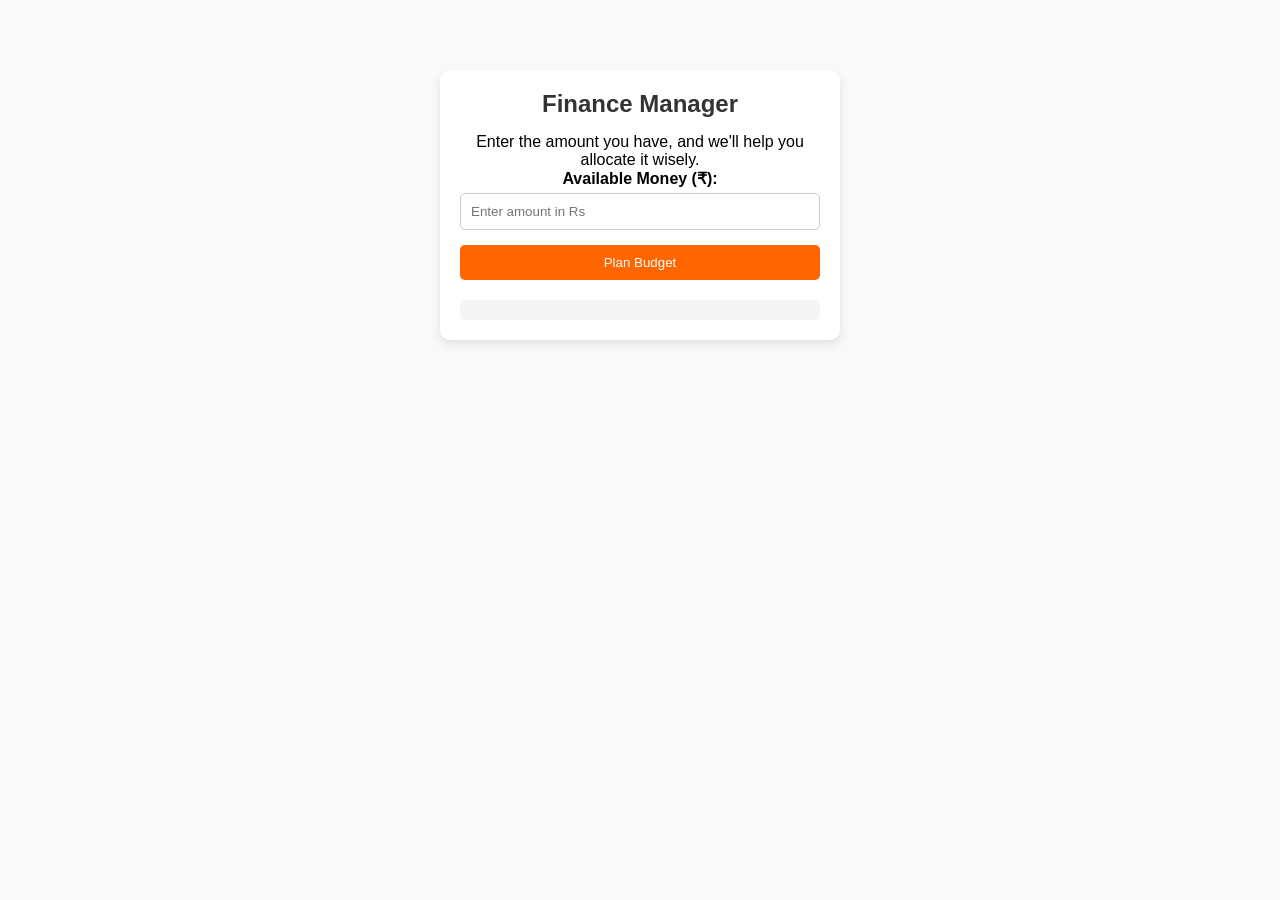
<file: finance.html>
<!DOCTYPE html>
<html lang="en">
<head>
    <meta charset="UTF-8">
    <meta name="viewport" content="width=device-width, initial-scale=1.0">
    <title>Finance Manager</title>
    <style>
        * {
            box-sizing: border-box;
            margin: 0;
            padding: 0;
            font-family: Arial, sans-serif;
        }

        body {
            background-color: #f9f9f9;
            padding: 20px;
            text-align: center;
        }

        .container {
            max-width: 400px;
            margin: 50px auto;
            background: white;
            padding: 20px;
            border-radius: 10px;
            box-shadow: 0 4px 8px rgba(0, 0, 0, 0.1);
        }

        h2 {
            color: #333;
            margin-bottom: 15px;
        }

        label {
            font-weight: bold;
        }

        input {
            width: 100%;
            padding: 10px;
            margin-top: 5px;
            margin-bottom: 15px;
            border: 1px solid #ccc;
            border-radius: 5px;
        }

        .btn {
            background-color: #ff6600;
            color: white;
            padding: 10px;
            border: none;
            border-radius: 5px;
            cursor: pointer;
            width: 100%;
        }

        .btn:hover {
            background-color: #e65c00;
        }

        .result {
            margin-top: 20px;
            padding: 10px;
            background: #f5f5f5;
            border-radius: 5px;
            text-align: left;
        }

        .result p {
            margin: 5px 0;
            font-weight: bold;
            color: #444;
        }
    </style>
</head>
<body>

    <div class="container">
        <h2>Finance Manager</h2>
        <p>Enter the amount you have, and we'll help you allocate it wisely.</p>

        <label for="amount">Available Money (₹):</label>
        <input type="number" id="amount" placeholder="Enter amount in Rs">
        
        <button class="btn" onclick="calculateBudget()">Plan Budget</button>

        <div class="result" id="result"></div>
    </div>

    <script>
        function calculateBudget() {
            let amount = document.getElementById("amount").value;
            let resultDiv = document.getElementById("result");

            if (amount === "" || amount <= 0) {
                resultDiv.innerHTML = "<p style='color:red;'>Please enter a valid amount!</p>";
                return;
            }

            amount = parseFloat(amount);

            let allocations = {
                "Emergency Savings (30%)": (amount * 0.30).toFixed(2),
                "Shelter & Rent (25%)": (amount * 0.25).toFixed(2),
                "Food & Essentials (20%)": (amount * 0.20).toFixed(2),
                "Transport (10%)": (amount * 0.10).toFixed(2),
                "Communication (5%)": (amount * 0.05).toFixed(2),
                "Miscellaneous (10%)": (amount * 0.10).toFixed(2)
            };

            resultDiv.innerHTML = "<h3>Suggested Allocation</h3>";
            for (let category in allocations) {
                resultDiv.innerHTML += `<p>${category}: ₹${allocations[category]}</p>`;
            }
        }
    </script>

</body>
</html>
</file>
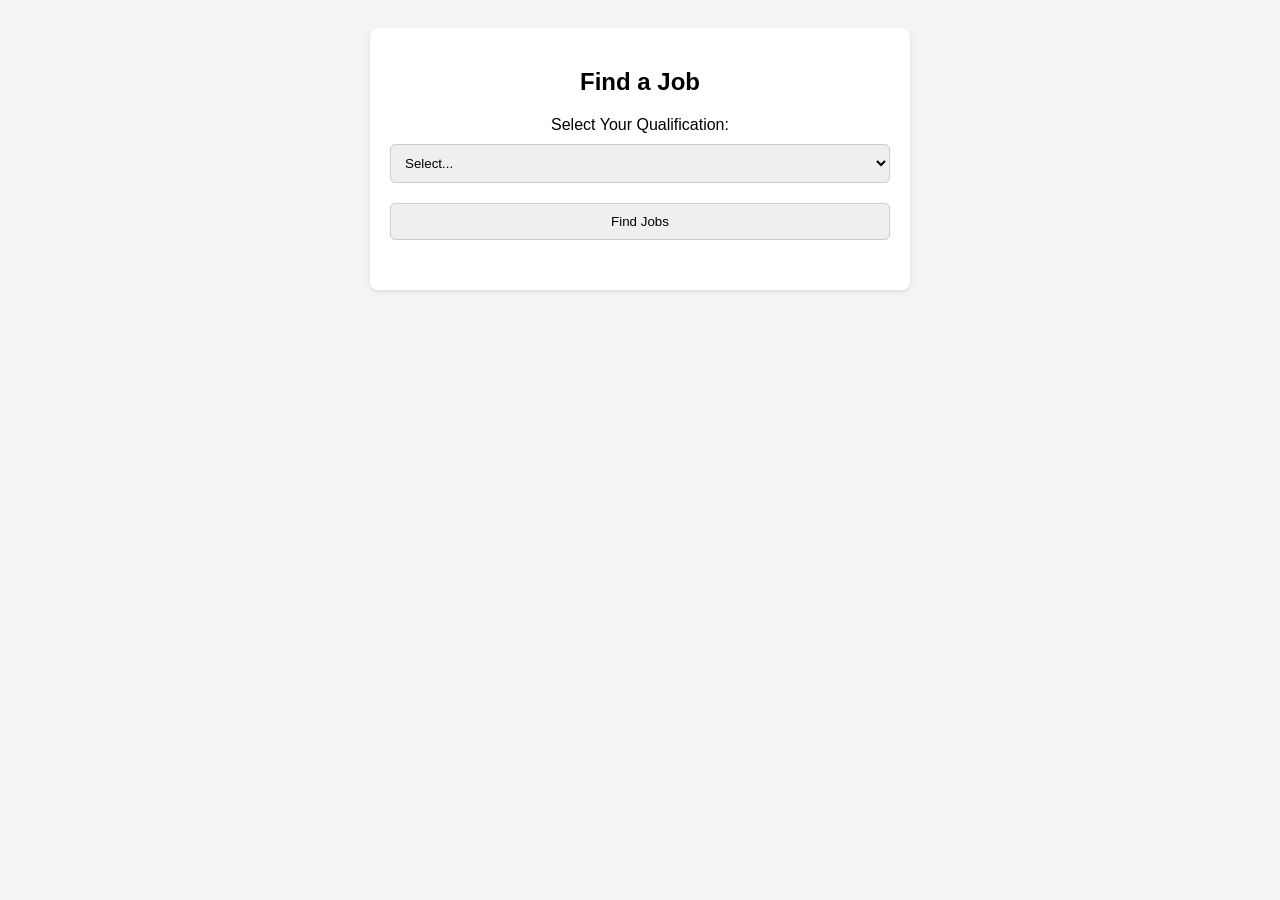
<file: job.html>
<!DOCTYPE html>
<html lang="en">
<head>
    <meta charset="UTF-8">
    <meta name="viewport" content="width=device-width, initial-scale=1.0">
    <title>Job Finder</title>
    <style>
        body {
            font-family: Arial, sans-serif;
            background-color: #f4f4f4;
            text-align: center;
            padding: 20px;
        }
        .container {
            background: white;
            padding: 20px;
            border-radius: 8px;
            box-shadow: 0 2px 4px rgba(0, 0, 0, 0.1);
            max-width: 500px;
            margin: auto;
        }
        select, button {
            width: 100%;
            padding: 10px;
            margin: 10px 0;
            border: 1px solid #ccc;
            border-radius: 5px;
        }
        .job-list {
            margin-top: 20px;
            text-align: left;
        }
        .job {
            background: #fff;
            padding: 10px;
            margin-bottom: 10px;
            border-radius: 5px;
            box-shadow: 0 2px 4px rgba(0, 0, 0, 0.1);
        }
        .apply-btn {
            background: #28a745;
            color: white;
            border: none;
            padding: 8px;
            cursor: pointer;
            border-radius: 5px;
            display: block;
            text-align: center;
        }
    </style>
</head>
<body>
    <div class="container">
        <h2>Find a Job</h2>
        <label for="qualification">Select Your Qualification:</label>
        <select id="qualification">
            <option value="none">Select...</option>
            <option value="highschool">High School</option>
            <option value="graduate">Graduate</option>
            <option value="postgraduate">Postgraduate</option>
            <option value="homemaker">Homemaker</option>
            <option value="lesseducated">Less Educated</option>
        </select>
        <button onclick="findJobs()">Find Jobs</button>
        <div class="job-list" id="jobList"></div>
    </div>

    <script>
        const jobs = {
            highschool: ["Retail Assistant", "Customer Service Representative"],
            graduate: ["Software Developer", "Marketing Executive", "Teacher"],
            postgraduate: ["Research Analyst", "Senior Manager", "Professor"],
            homemaker: ["Home-Based Tailoring", "Cooking Services", "Online Selling"],
            lesseducated: ["Delivery Person", "Housekeeping", "Construction Worker"]
        };

        function findJobs() {
            const qualification = document.getElementById("qualification").value;
            const jobList = document.getElementById("jobList");
            jobList.innerHTML = "";
            
            if (qualification === "none") {
                jobList.innerHTML = "<p>Please select a qualification.</p>";
                return;
            }
            
            jobs[qualification].forEach(job => {
                let jobItem = document.createElement("div");
                jobItem.className = "job";
                jobItem.innerHTML = `<p>${job}</p><button class='apply-btn'>Apply</button>`;
                jobList.appendChild(jobItem);
            });
        }
    </script>
</body>
</html>
</file>
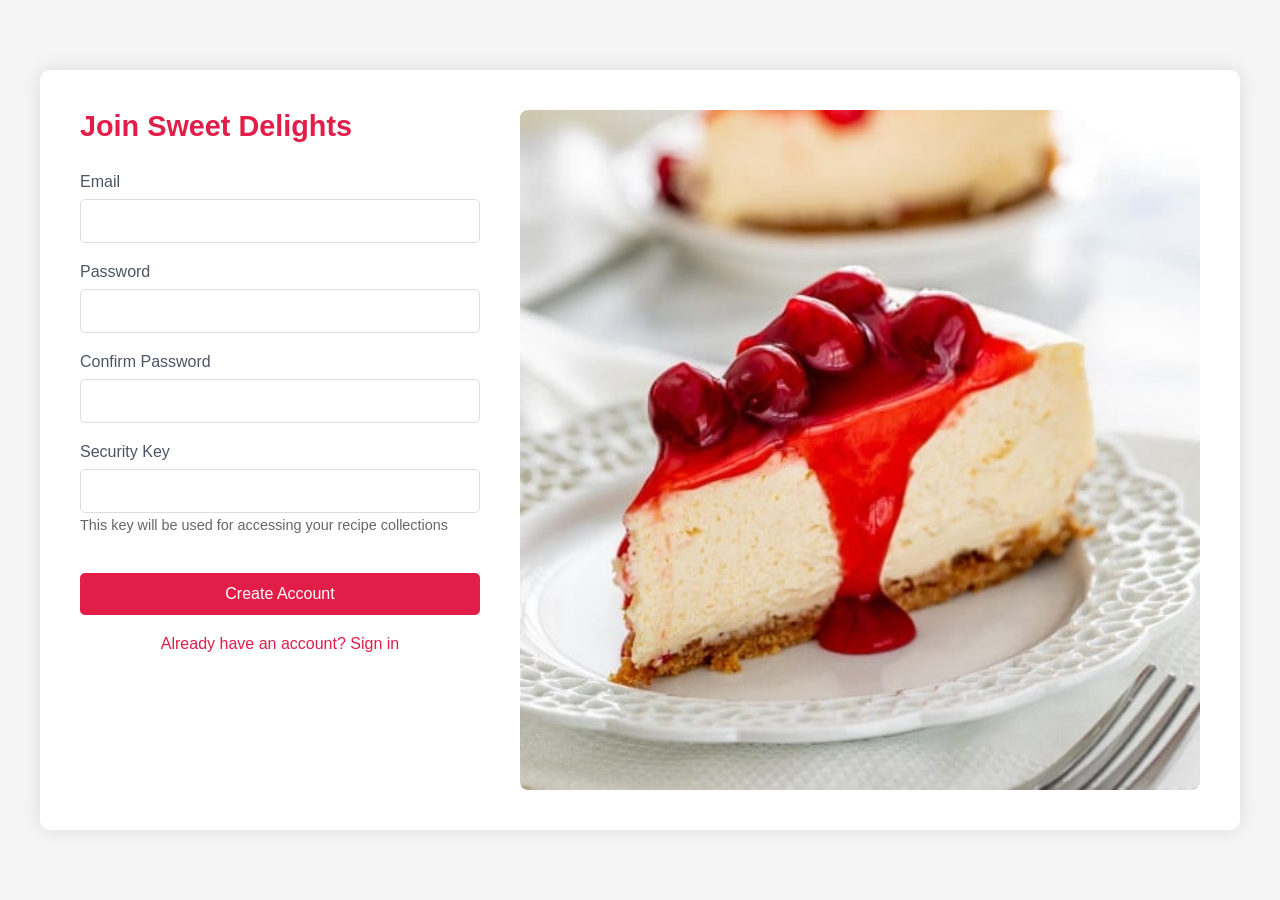
<file: login.html>
<!DOCTYPE html>
<html lang="en">
<head>
    <meta charset="UTF-8">
    <meta name="viewport" content="width=device-width, initial-scale=1.0">
    <title>Sweet Delights - Account</title>
    <style>
        * {
            margin: 0;
            padding: 0;
            box-sizing: border-box;
            font-family: -apple-system, BlinkMacSystemFont, 'Segoe UI', Roboto, sans-serif;
        }

        body {
            background-color: #f5f5f5;
            display: flex;
            justify-content: center;
            align-items: center;
            min-height: 100vh;
            padding: 20px;
        }

        .container {
            width: 100%;
            max-width: 1200px;
            display: flex;
            justify-content: center;
        }

        .form-wrapper {
            width: 100%;
            display: flex;
            gap: 40px;
            background: white;
            padding: 40px;
            border-radius: 10px;
            box-shadow: 0 0 20px rgba(0, 0, 0, 0.1);
        }

        .form-section {
            flex: 1;
            max-width: 400px;
        }

        .image-section {
            flex: 1;
            display: flex;
            align-items: center;
            justify-content: center;
            min-height: 400px;
        }

        h2 {
            color: #e11d48;
            margin-bottom: 30px;
            font-size: 1.8rem;
        }

        .form-group {
            margin-bottom: 20px;
        }

        label {
            display: block;
            margin-bottom: 8px;
            color: #4b5563;
        }

        input {
            width: 100%;
            padding: 12px;
            border: 1px solid #ddd;
            border-radius: 5px;
            font-size: 16px;
        }

        .security-key-info {
            font-size: 0.9rem;
            color: #666;
            margin-top: 4px;
        }

        button {
            width: 100%;
            padding: 12px;
            background-color: #e11d48;
            color: white;
            border: none;
            border-radius: 5px;
            cursor: pointer;
            font-size: 16px;
            transition: background-color 0.3s;
            margin-top: 20px;
        }

        button:hover {
            background-color: #be123c;
        }

        .switch-form {
            text-align: center;
            margin-top: 20px;
        }

        .switch-form a {
            color: #e11d48;
            text-decoration: none;
        }

        .error {
            color: #e11d48;
            font-size: 14px;
            margin-top: 5px;
            display: none;
        }

        .recipe-image {
            width: 100%;
            max-height: 80vh;
            max-width: 80vh;
            height: 100%;
            object-fit: cover;
            border-radius: 8px;
        }

        @media (max-width: 768px) {
            .form-wrapper {
                flex-direction: column;
                padding: 20px;
            }

            .form-section {
                max-width: 100%;
            }

            .image-section {
                order: 2;
                min-height: 200px;
            }
        }
    </style>
</head>
<body>
    <div class="container">
        <!-- Signup Form -->
        <div class="form-wrapper" id="signup-form">
            <div class="form-section">
                <h2>Join Sweet Delights</h2>
                <form onsubmit="return validateSignup(event)">
                    <div class="form-group">
                        <label for="signup-email">Email</label>
                        <input type="email" id="signup-email" required>
                        <div class="error" id="email-error">Please enter a valid email</div>
                    </div>
                    <div class="form-group">
                        <label for="signup-password">Password</label>
                        <input type="password" id="signup-password" required>
                        <div class="error" id="password-error">Password must be at least 8 characters</div>
                    </div>
                    <div class="form-group">
                        <label for="signup-password-repeat">Confirm Password</label>
                        <input type="password" id="signup-password-repeat" required>
                        <div class="error" id="password-match-error">Passwords do not match</div>
                    </div>
                    <div class="form-group">
                        <label for="security-key">Security Key</label>
                        <input type="password" id="security-key" required>
                        <div class="security-key-info">This key will be used for accessing your recipe collections</div>
                        <div class="error" id="security-key-error">Security key must be at least 6 characters</div>
                    </div>
                    <button type="submit" onclick="gotoMainPage()">Create Account</button>
                    <div class="switch-form">
                        <a href="#" onclick="toggleForms()">Already have an account? Sign in</a>
                    </div>
                </form>
            </div>
            <div class="image-section">
                <img src="cheesecake.jpg" alt="Delicious Recipes" class="recipe-image">
            </div>
        </div>

        <!-- Login Form -->
        <div class="form-wrapper" id="login-form" style="display: none;">
            <div class="form-section">
                <h2>Welcome Back!</h2>
                <form onsubmit="return validateLogin(event)">
                    <div class="form-group">
                        <label for="login-email">Email</label>
                        <input type="email" id="login-email" required>
                    </div>
                    <div class="form-group">
                        <label for="login-security-key">Security Key</label>
                        <input type="password" id="login-security-key" required>
                        <div class="security-key-info">Enter your recipe collection key</div>
                    </div>
                    <button type="submit" onclick="gotoMainPage()">Sign In</button>
                    <div class="switch-form">
                        <a href="#" onclick="toggleForms()">New to Sweet Delights? Create account</a>
                    </div>
                </form>
            </div>
            <div class="image-section">
                <img src="cheesecake.jpg" alt="Delicious Recipes" class="recipe-image">
            </div>
        </div>
    </div>

    <script>
        function validateSignup(event) {
            event.preventDefault();
            let isValid = true;

            const email = document.getElementById('signup-email').value;
            const emailRegex = /^[^\s@]+@[^\s@]+\.[^\s@]+$/;
            if (!emailRegex.test(email)) {
                document.getElementById('email-error').style.display = 'block';
                isValid = false;
            } else {
                document.getElementById('email-error').style.display = 'none';
            }

            const password = document.getElementById('signup-password').value;
            const passwordRepeat = document.getElementById('signup-password-repeat').value;
            const securityKey = document.getElementById('security-key').value;
            
            if (password.length < 8) {
                document.getElementById('password-error').style.display = 'block';
                isValid = false;
            } else {
                document.getElementById('password-error').style.display = 'none';
            }

            if (password !== passwordRepeat) {
                document.getElementById('password-match-error').style.display = 'block';
                isValid = false;
            } else {
                document.getElementById('password-match-error').style.display = 'none';
            }

            if (securityKey.length < 6) {
                document.getElementById('security-key-error').style.display = 'block';
                isValid = false;
            } else {
                document.getElementById('security-key-error').style.display = 'none';
            }

            if (isValid) {
                // Here you would integrate with your safety platform backend
                console.log('Account created successfully');

                

            }

            return false;
        }

        function gotoMainPage() {
            window.location.href = "index.html";
        }

        function validateLogin(event) {
            event.preventDefault();
            const email = document.getElementById('login-email').value;
            const securityKey = document.getElementById('login-security-key').value;

            if (email && securityKey) {
                // Here you would integrate with your safety platform backend
                console.log('Login successful');
            }

            return false;
        }

        function toggleForms() {
            const signupForm = document.getElementById('signup-form');
            const loginForm = document.getElementById('login-form');
            
            if (signupForm.style.display === 'none') {
                signupForm.style.display = 'flex';
                loginForm.style.display = 'none';
            } else {
                signupForm.style.display = 'none';
                loginForm.style.display = 'flex';
            }
        }
    </script>
</body>
</html>
</file>
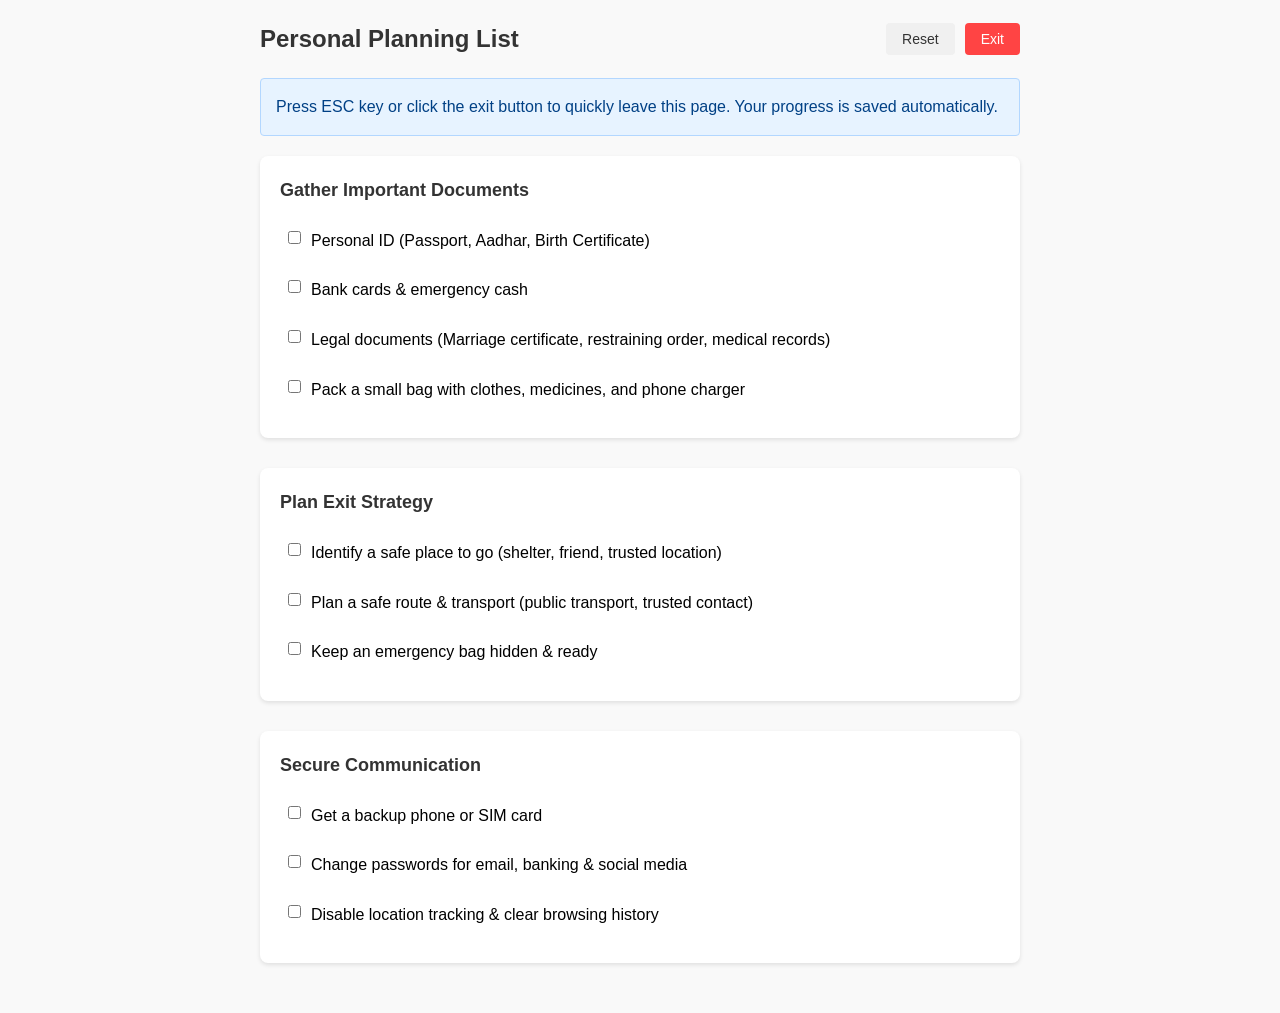
<file: todolist.html>
<!DOCTYPE html>
<html lang="en">
<head>
    <meta charset="UTF-8">
    <meta name="viewport" content="width=device-width, initial-scale=1.0">
    <title>Personal Planning List</title>
    <style>
        * {
            box-sizing: border-box;
            margin: 0;
            padding: 0;
        }

        body {
            font-family: Arial, sans-serif;
            line-height: 1.6;
            max-width: 800px;
            margin: 0 auto;
            padding: 20px;
            background-color: #f9f9f9;
        }

        .header {
            display: flex;
            justify-content: space-between;
            align-items: center;
            margin-bottom: 20px;
        }

        .title {
            font-size: 24px;
            color: #333;
        }

        .button-group {
            display: flex;
            gap: 10px;
        }

        .btn {
            padding: 8px 16px;
            border: none;
            border-radius: 4px;
            cursor: pointer;
            font-size: 14px;
        }

        .btn-reset {
            background-color: #f0f0f0;
            color: #333;
        }

        .btn-exit {
            background-color: #ff4444;
            color: white;
        }

        .alert {
            background-color: #e7f3ff;
            border: 1px solid #b3d7ff;
            padding: 15px;
            border-radius: 4px;
            margin-bottom: 20px;
            color: #004085;
        }

        .category {
            margin-bottom: 30px;
            background-color: white;
            padding: 20px;
            border-radius: 8px;
            box-shadow: 0 2px 4px rgba(0,0,0,0.1);
        }

        .category-title {
            font-size: 18px;
            color: #333;
            margin-bottom: 15px;
            font-weight: bold;
        }

        .task {
            display: flex;
            align-items: flex-start;
            padding: 8px;
            border-radius: 4px;
            margin-bottom: 8px;
        }

        .task:hover {
            background-color: #f5f5f5;
        }

        .task input[type="checkbox"] {
            margin-right: 10px;
            margin-top: 3px;
        }

        .task-text {
            flex: 1;
        }

        .task input[type="checkbox"]:checked + .task-text {
            text-decoration: line-through;
            color: #888;
        }

        @media (max-width: 600px) {
            body {
                padding: 10px;
            }

            .title {
                font-size: 20px;
            }

            .category {
                padding: 15px;
            }
        }
    </style>
</head>
<body>
    <div class="header">
        <h1 class="title">Personal Planning List</h1>
        <div class="button-group">
            <button class="btn btn-reset" onclick="resetTasks()">Reset</button>
            <button class="btn btn-exit" onclick="quickExit()">Exit</button>
        </div>
    </div>

    <div class="alert">
        Press ESC key or click the exit button to quickly leave this page.
        Your progress is saved automatically.
    </div>

    <div class="category">
        <h2 class="category-title">Gather Important Documents</h2>
        <div class="task">
            <input type="checkbox" id="task1">
            <label class="task-text" for="task1">Personal ID (Passport, Aadhar, Birth Certificate)</label>
        </div>
        <div class="task">
            <input type="checkbox" id="task2">
            <label class="task-text" for="task2">Bank cards & emergency cash</label>
        </div>
        <div class="task">
            <input type="checkbox" id="task3">
            <label class="task-text" for="task3">Legal documents (Marriage certificate, restraining order, medical records)</label>
        </div>
        <div class="task">
            <input type="checkbox" id="task4">
            <label class="task-text" for="task4">Pack a small bag with clothes, medicines, and phone charger</label>
        </div>
    </div>

    <div class="category">
        <h2 class="category-title">Plan Exit Strategy</h2>
        <div class="task">
            <input type="checkbox" id="task5">
            <label class="task-text" for="task5">Identify a safe place to go (shelter, friend, trusted location)</label>
        </div>
        <div class="task">
            <input type="checkbox" id="task6">
            <label class="task-text" for="task6">Plan a safe route & transport (public transport, trusted contact)</label>
        </div>
        <div class="task">
            <input type="checkbox" id="task7">
            <label class="task-text" for="task7">Keep an emergency bag hidden & ready</label>
        </div>
    </div>

    <div class="category">
        <h2 class="category-title">Secure Communication</h2>
        <div class="task">
            <input type="checkbox" id="task8">
            <label class="task-text" for="task8">Get a backup phone or SIM card</label>
        </div>
        <div class="task">
            <input type="checkbox" id="task9">
            <label class="task-text" for="task9">Change passwords for email, banking & social media</label>
        </div>
        <div class="task">
            <input type="checkbox" id="task10">
            <label class="task-text" for="task10">Disable location tracking & clear browsing history</label>
        </div>
    </div>

    <script>
        // Save checkbox states to localStorage
        function saveCheckboxStates() {
            const checkboxes = document.querySelectorAll('input[type="checkbox"]');
            const states = Array.from(checkboxes).map(checkbox => checkbox.checked);
            localStorage.setItem('checkboxStates', JSON.stringify(states));
        }

        // Load checkbox states from localStorage
        function loadCheckboxStates() {
            const states = JSON.parse(localStorage.getItem('checkboxStates'));
            if (states) {
                const checkboxes = document.querySelectorAll('input[type="checkbox"]');
                checkboxes.forEach((checkbox, index) => {
                    checkbox.checked = states[index];
                });
            }
        }

        // Reset all tasks
        function resetTasks() {
            if (confirm('Are you sure you want to reset all progress?')) {
                const checkboxes = document.querySelectorAll('input[type="checkbox"]');
                checkboxes.forEach(checkbox => checkbox.checked = false);
                saveCheckboxStates();
            }
        }

        // Quick exit function
        function quickExit() {
            window.location.href = 'index2.html'; // Redirect to index2.html
        }

        // Add event listeners
        document.addEventListener('DOMContentLoaded', () => {
            loadCheckboxStates();
            
            // Save state when checkboxes change
            const checkboxes = document.querySelectorAll('input[type="checkbox"]');
            checkboxes.forEach(checkbox => {
                checkbox.addEventListener('change', saveCheckboxStates);
            });

            // Add ESC key listener
            document.addEventListener('keydown', (e) => {
                if (e.key === 'Escape') {
                    quickExit();
                }
            });
        });
    </script>
</body>
</html>
</file>
